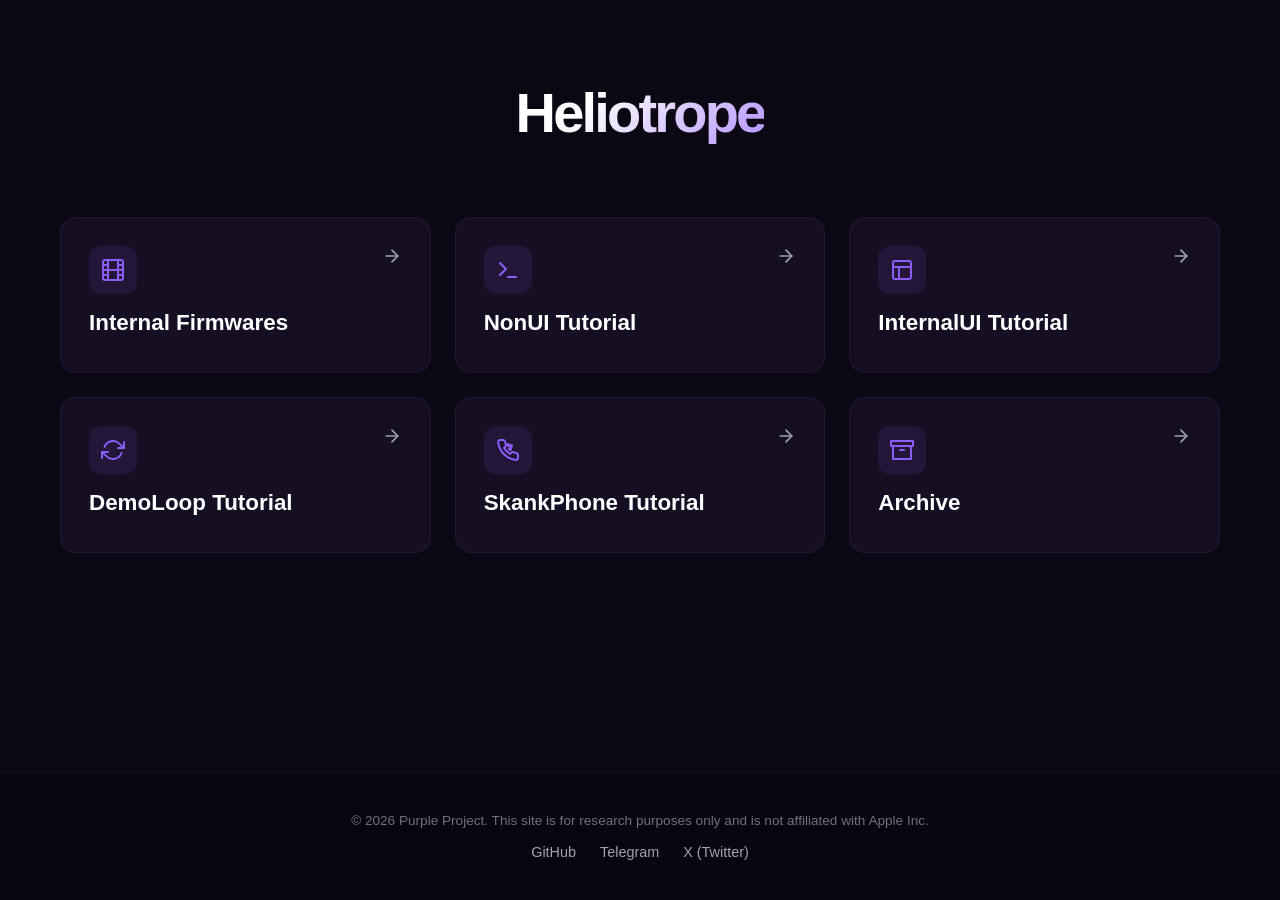
<file: new 237.html>
<!DOCTYPE html>
<html lang="en">
<head>
    <meta charset="UTF-8">
    <meta name="viewport" content="width=device-width, initial-scale=1.0">
    <title>Heliotrope - The Ultimate Apple Internal Hub</title>
    <style>
        :root {
            --bg-color: #0b0713;
            --card-bg: #160f24;
            --card-hover: #221636;
            --accent-purple: #8b5cf6;
            --text-main: #ffffff;
            --text-muted: #a78bfa;
            --text-desc: #9ca3af;
        }

        * {
            box-sizing: border-box;
            margin: 0;
            padding: 0;
            font-family: -apple-system, BlinkMacSystemFont, "Segoe UI", Roboto, Helvetica, Arial, sans-serif;
        }

        body {
            background-color: var(--bg-color);
            color: var(--text-main);
            min-height: 100vh;
            display: flex;
            flex-direction: column;
            align-items: center;
            overflow-x: hidden;
        }

        /* хиро секция */
        .hero {
            text-align: center;
            padding: 80px 20px 40px 20px;
            max-width: 800px;
        }

        .hero h1 {
            font-size: 3.5rem;
            font-weight: 800;
            letter-spacing: -0.05em;
            margin-bottom: 12px;
            background: linear-gradient(135deg, #ffffff 30%, #b493ff 100%);
            -webkit-background-clip: text;
            -webkit-text-fill-color: transparent;
        }

        .hero p {
            font-size: 1.25rem;
            color: var(--text-desc);
            font-weight: 400;
        }

        .container {
            width: 100%;
            max-width: 1200px;
            padding: 20px;
            margin-bottom: 60px;
        }

        .grid {
            display: grid;
            grid-template-columns: repeat(auto-fit, minmax(340px, 1fr));
            gap: 24px;
        }

        .card {
            background-color: var(--card-bg);
            border: 1px solid rgba(139, 92, 246, 0.1);
            border-radius: 16px;
            padding: 28px;
            display: flex;
            flex-direction: column;
            justify-content: space-between;
            position: relative;
            cursor: pointer;
            transition: all 0.4s cubic-bezier(0.16, 1, 0.3, 1);
            text-decoration: none;
            color: inherit;
        }

        .card:hover {
            transform: translateY(-6px);
            background-color: var(--card-hover);
            border-color: rgba(139, 92, 246, 0.4);
            box-shadow: 0 20px 40px rgba(11, 7, 19, 0.5), 0 0 30px rgba(139, 92, 246, 0.15);
        }

        .card-header {
            display: flex;
            align-items: flex-start;
            justify-content: space-between;
            margin-bottom: 16px;
        }

        .icon-wrapper {
            background: rgba(139, 92, 246, 0.1);
            padding: 12px;
            border-radius: 12px;
            display: flex;
            align-items: center;
            justify-content: center;
            color: var(--accent-purple);
            transition: background 0.3s ease;
        }

        .card:hover .icon-wrapper {
            background: rgba(139, 92, 246, 0.2);
        }

        .arrow-icon {
            color: var(--text-desc);
            transition: all 0.3s ease;
        }

        .card:hover .arrow-icon {
            color: var(--accent-purple);
            transform: translateX(4px);
        }

        .card-content h2 {
            font-size: 1.4rem;
            font-weight: 600;
            margin-bottom: 8px;
            color: var(--text-main);
        }

        .card-content p {
            font-size: 0.95rem;
            line-height: 1.5;
            color: var(--text-desc);
        }

        .section-title {
            font-size: 1.5rem;
            font-weight: 700;
            margin: 40px 0 20px 0;
            display: flex;
            align-items: center;
            gap: 10px;
            color: #ffffff;
            border-left: 4px solid var(--accent-purple);
            padding-left: 12px;
        }

        .stats-banner {
            display: flex;
            flex-wrap: wrap;
            gap: 20px;
            background: linear-gradient(90deg, #160f24 0%, #1e1336 100%);
            border: 1px solid rgba(139, 92, 246, 0.15);
            border-radius: 16px;
            padding: 30px;
            margin-top: 20px;
            justify-content: space-around;
            text-align: center;
        }

        .stat-item h3 {
            font-size: 2rem;
            color: var(--accent-purple);
            margin-bottom: 4px;
        }

        .stat-item p {
            font-size: 0.9rem;
            color: var(--text-desc);
            text-transform: uppercase;
            letter-spacing: 0.05em;
        }

        footer {
            margin-top: auto;
            width: 100%;
            padding: 40px 20px;
            text-align: center;
            border-top: 1px solid rgba(255, 255, 255, 0.05);
            background-color: #08050e;
        }

        .footer-text {
            font-size: 0.85rem;
            color: #6b7280;
            margin-bottom: 16px;
        }

        .footer-links {
            display: flex;
            justify-content: center;
            gap: 24px;
        }

        .footer-links a {
            color: var(--text-desc);
            text-decoration: none;
            font-size: 0.9rem;
            transition: color 0.2s ease;
        }

        .footer-links a:hover {
            color: var(--accent-purple);
        }

        @media (max-width: 600px) {
            .hero h1 {
                font-size: 2.5rem;
            }
            .grid {
                grid-template-columns: 1fr;
            }
        }
    </style>
</head>
<body>

    <div class="hero">
        <h1>Heliotrope</h1>
    </div>

    <div class="container">
        
        <div class="grid">
            
            <a href="#firmwares" class="card">
                <div class="card-header">
                    <div class="icon-wrapper">
                        <svg width="24" height="24" viewBox="0 0 24 24" fill="none" stroke="currentColor" stroke-width="2" stroke-linecap="round" stroke-linejoin="round"><rect x="2" y="2" width="20" height="20" rx="2.18" ry="2.18"></rect><line x1="7" y1="2" x2="7" y2="22"></line><line x1="17" y1="2" x2="17" y2="22"></line><line x1="2" y1="12" x2="22" y2="12"></line><line x1="2" y1="7" x2="7" y2="7"></line><line x1="2" y1="17" x2="7" y2="17"></line><line x1="17" y1="17" x2="22" y2="17"></line><line x1="17" y1="7" x2="22" y2="7"></line></svg>
                    </div>
                    <div class="arrow-icon">
                        <svg width="20" height="20" viewBox="0 0 24 24" fill="none" stroke="currentColor" stroke-width="2" stroke-linecap="round" stroke-linejoin="round"><line x1="5" y1="12" x2="19" y2="12"></line><polyline points="12 5 19 12 12 19"></polyline></svg>
                    </div>
                </div>
                <div class="card-content">
                    <h2>Internal Firmwares</h2>
                </div>
            </a>

            <a href="#nonui" class="card">
                <div class="card-header">
                    <div class="icon-wrapper">
                        <svg width="24" height="24" viewBox="0 0 24 24" fill="none" stroke="currentColor" stroke-width="2" stroke-linecap="round" stroke-linejoin="round"><polyline points="4 17 10 11 4 5"></polyline><line x1="12" y1="19" x2="20" y2="19"></line></svg>
                    </div>
                    <div class="arrow-icon">
                        <svg width="20" height="20" viewBox="0 0 24 24" fill="none" stroke="currentColor" stroke-width="2" stroke-linecap="round" stroke-linejoin="round"><line x1="5" y1="12" x2="19" y2="12"></line><polyline points="12 5 19 12 12 19"></polyline></svg>
                    </div>
                </div>
                <div class="card-content">
                    <h2>NonUI Tutorial</h2>
                </div>
            </a>

            <a href="#internalui" class="card">
                <div class="card-header">
                    <div class="icon-wrapper">
                        <svg width="24" height="24" viewBox="0 0 24 24" fill="none" stroke="currentColor" stroke-width="2" stroke-linecap="round" stroke-linejoin="round"><rect x="3" y="3" width="18" height="18" rx="2" ry="2"></rect><line x1="3" y1="9" x2="21" y2="9"></line><line x1="9" y1="21" x2="9" y2="9"></line></svg>
                    </div>
                    <div class="arrow-icon">
                        <svg width="20" height="20" viewBox="0 0 24 24" fill="none" stroke="currentColor" stroke-width="2" stroke-linecap="round" stroke-linejoin="round"><line x1="5" y1="12" x2="19" y2="12"></line><polyline points="12 5 19 12 12 19"></polyline></svg>
                    </div>
                </div>
                <div class="card-content">
                    <h2>InternalUI Tutorial</h2>
                </div>
            </a>

            <a href="#demoloop" class="card">
                <div class="card-header">
                    <div class="icon-wrapper">
                        <svg width="24" height="24" viewBox="0 0 24 24" fill="none" stroke="currentColor" stroke-width="2" stroke-linecap="round" stroke-linejoin="round"><polyline points="23 4 23 10 17 10"></polyline><polyline points="1 20 1 14 7 14"></polyline><path d="M3.51 9a9 9 0 0 1 14.85-3.36L23 10M1 14l4.64 4.36A9 9 0 0 0 20.49 15"></path></svg>
                    </div>
                    <div class="arrow-icon">
                        <svg width="20" height="20" viewBox="0 0 24 24" fill="none" stroke="currentColor" stroke-width="2" stroke-linecap="round" stroke-linejoin="round"><line x1="5" y1="12" x2="19" y2="12"></line><polyline points="12 5 19 12 12 19"></polyline></svg>
                    </div>
                </div>
                <div class="card-content">
                    <h2>DemoLoop Tutorial</h2>
                </div>
            </a>

            <a href="#skankphone" class="card">
                <div class="card-header">
                    <div class="icon-wrapper">
                        <svg width="24" height="24" viewBox="0 0 24 24" fill="none" stroke="currentColor" stroke-width="2" stroke-linecap="round" stroke-linejoin="round"><path d="M22 16.92v3a2 2 0 0 1-2.18 2 19.79 19.79 0 0 1-8.63-3.07 19.5 19.5 0 0 1-6-6 19.79 19.79 0 0 1-3.07-8.67A2 2 0 0 1 4.11 2h3a2 2 0 0 1 2 1.72 12.84 12.84 0 0 0 .7 2.81 2 2 0 0 1-.45 2.11L8.09 9.91a16 16 0 0 0 6 6l1.27-1.27a2 2 0 0 1 2.11-.45 12.84 12.84 0 0 0 2.81.7A2 2 0 0 1 22 16.92z"></path><circle cx="12" cy="7" r="1"></circle><circle cx="15" cy="8" r="1"></circle><circle cx="14" cy="11" r="1"></circle></svg>
                    </div>
                    <div class="arrow-icon">
                        <svg width="20" height="20" viewBox="0 0 24 24" fill="none" stroke="currentColor" stroke-width="2" stroke-linecap="round" stroke-linejoin="round"><line x1="5" y1="12" x2="19" y2="12"></line><polyline points="12 5 19 12 12 19"></polyline></svg>
                    </div>
                </div>
                <div class="card-content">
                    <h2>SkankPhone Tutorial</h2>
                </div>
            </a>

            <!-- Card 6: Archive -->
            <a href="#archive" class="card">
                <div class="card-header">
                    <div class="icon-wrapper">
                        <svg width="24" height="24" viewBox="0 0 24 24" fill="none" stroke="currentColor" stroke-width="2" stroke-linecap="round" stroke-linejoin="round"><polyline points="21 8 21 21 3 21 3 8"></polyline><rect x="1" y="3" width="22" height="5"></rect><line x1="10" y1="12" x2="14" y2="12"></line></svg>
                    </div>
                    <div class="arrow-icon">
                        <svg width="20" height="20" viewBox="0 0 24 24" fill="none" stroke="currentColor" stroke-width="2" stroke-linecap="round" stroke-linejoin="round"><line x1="5" y1="12" x2="19" y2="12"></line><polyline points="12 5 19 12 12 19"></polyline></svg>
                    </div>
                </div>
                <div class="card-content">
                    <h2>Archive</h2>
                </div>
            </a>

        </div>
    </div>

    <footer>
        <div class="footer-text">© 2026 Purple Project. This site is for research purposes only and is not affiliated with Apple Inc.</div>
        <div class="footer-links">
            <a href="#github">GitHub</a>
            <a href="#telegram">Telegram</a>
            <a href="#twitter">X (Twitter)</a>
        </div>
    </footer>

</body>
</html>
</file>
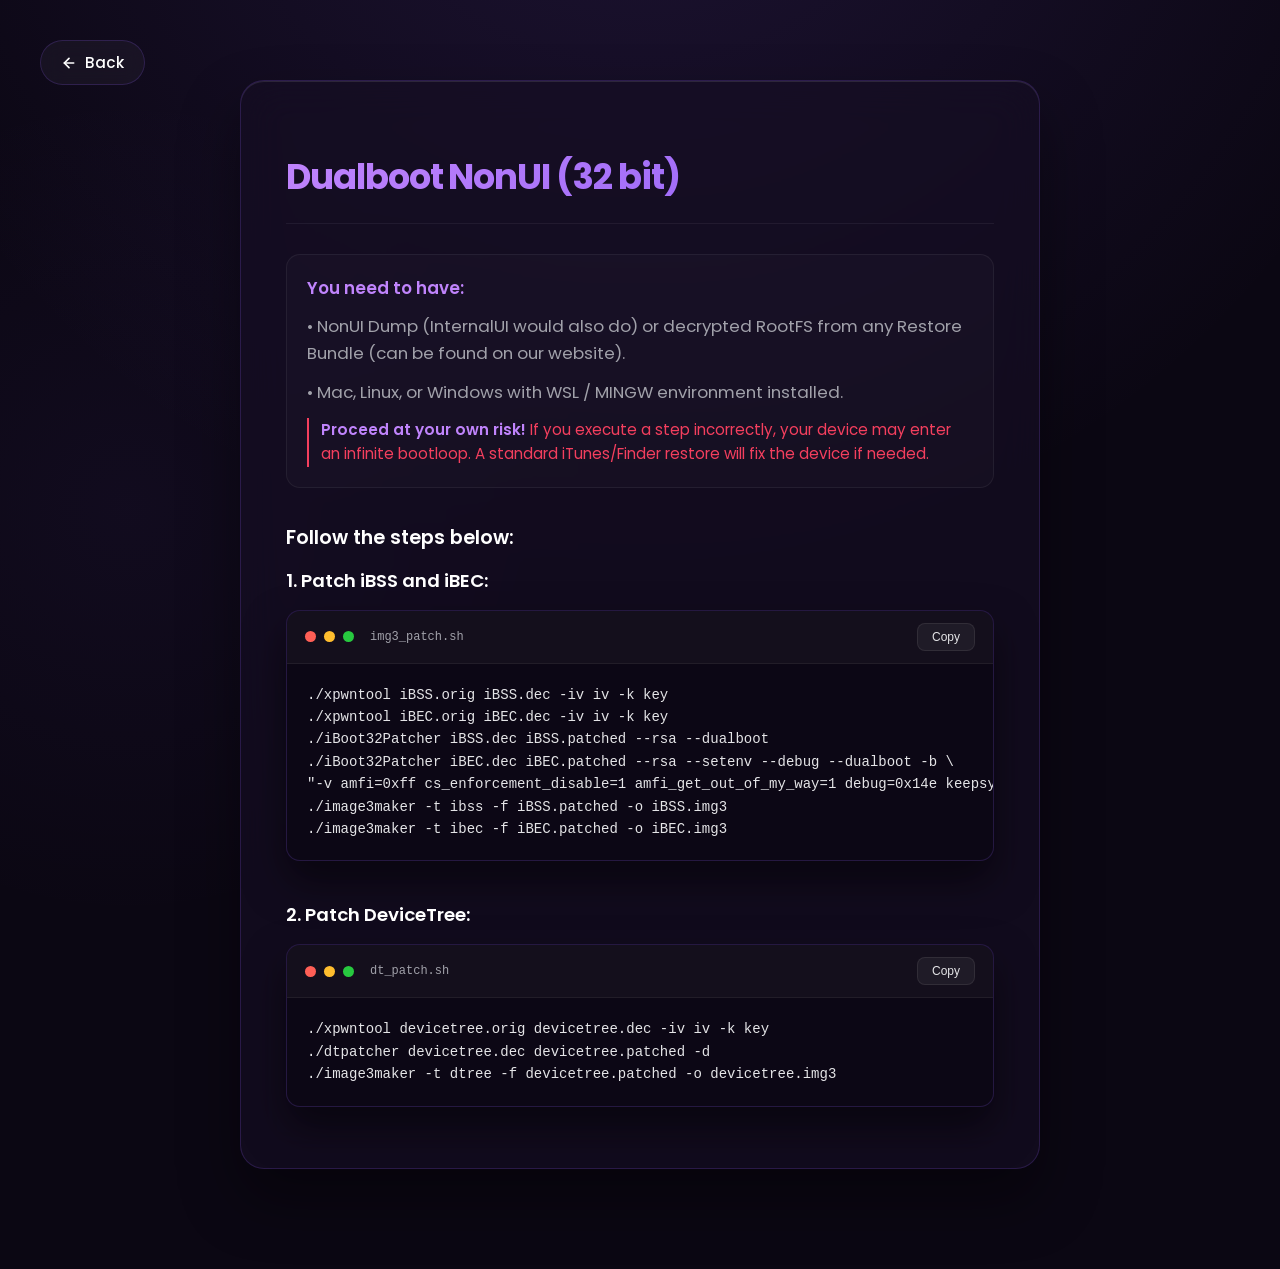
<file: Views/NonUI.html>
<!DOCTYPE html>
<html lang="en">
<head>
    <meta charset="UTF-8">
    <meta name="viewport" content="width=device-width, initial-scale=1.0">
    <title>Heliotrope | Dualboot NonUI Tutorial</title>
    <link href="https://fonts.googleapis.com/css2?family=Poppins:wght@300;400;500;600;700&display=swap" rel="stylesheet">
    <style>
        :root {
            --bg-color: #0b0713;
            --box-bg: rgba(22, 15, 36, 0.65);
            --accent-color: #8b5cf6;
            --accent-glow: rgba(139, 92, 246, 0.25);
            --border-color: rgba(139, 92, 246, 0.2);
            --border-hover: rgba(139, 92, 246, 0.5);
            --text-main: #ffffff;
            --text-muted: #a1a1aa;
            --text-dark: #e4e4e7;
            --terminal-bg: rgba(12, 8, 20, 0.85);
        }

        html, body {
            background-color: var(--bg-color) !important;
            color: var(--text-main);
            font-family: 'Poppins', sans-serif;
            min-height: 100vh;
            margin: 0;
            padding: 0;
            overflow-x: hidden;
            -webkit-font-smoothing: antialiased;
        }

        body {
            display: flex;
            flex-direction: column;
            align-items: center;
            padding: 40px 20px 100px 20px !important;
            box-sizing: border-box;
            background: radial-gradient(circle at 50% -20%, rgba(139, 92, 246, 0.15), transparent 50%),
                        radial-gradient(circle at 10% 40%, rgba(139, 92, 246, 0.05), transparent 30%) !important;
        }

        /* Кнопка назад в стиле Apple */
        .back-arrow {
            position: absolute;
            top: 40px;
            left: 40px;
            font-size: 0.95rem;
            color: var(--text-main);
            text-decoration: none;
            font-weight: 500;
            background: rgba(255, 255, 255, 0.04);
            border: 1px solid var(--border-color);
            padding: 10px 20px;
            border-radius: 30px;
            backdrop-filter: blur(10px);
            -webkit-backdrop-filter: blur(10px);
            display: inline-flex;
            align-items: center;
            gap: 8px;
            transition: all 0.3s cubic-bezier(0.16, 1, 0.3, 1);
            z-index: 9999;
        }

        .back-arrow:hover {
            background: var(--accent-color);
            border-color: var(--accent-color);
            box-shadow: 0 0 20px var(--accent-glow);
            transform: translateX(-2px);
        }

        /* Главный контейнер контента */
        .content-box {
            background: var(--box-bg) !important;
            padding: 45px;
            border-radius: 24px;
            border: 1px solid var(--border-color);
            box-shadow: 0 30px 60px rgba(0, 0, 0, 0.4), inset 0 1px 0 rgba(255, 255, 255, 0.1);
            backdrop-filter: blur(20px) !important;
            -webkit-backdrop-filter: blur(20px) !important;
            width: 100%;
            max-width: 800px;
            margin-top: 40px;
            box-sizing: border-box;
            opacity: 0;
            transform: translateY(20px);
            animation: fadeInUp 0.8s cubic-bezier(0.16, 1, 0.3, 1) forwards;
        }

        @keyframes fadeInUp {
            to {
                opacity: 1;
                transform: translateY(0);
            }
        }

        h1 {
            font-size: 2.2rem;
            font-weight: 700;
            letter-spacing: -0.03em;
            background: linear-gradient(135deg, #c084fc, #8b5cf6);
            -webkit-background-clip: text;
            -webkit-text-fill-color: transparent;
            margin-bottom: 30px;
            border-bottom: 1px solid rgba(255, 255, 255, 0.06);
            padding-bottom: 20px;
        }

        h3 {
            font-size: 1.2rem;
            font-weight: 600;
            color: var(--text-main);
            margin: 30px 0 15px 0;
            display: flex;
            align-items: center;
            gap: 8px;
        }

        p {
            color: var(--text-muted);
            font-size: 1.05rem;
            line-height: 1.6;
            margin-bottom: 20px;
        }

        .requirements-box {
            background: rgba(255, 255, 255, 0.02);
            border: 1px solid rgba(255, 255, 255, 0.06);
            border-radius: 14px;
            padding: 20px;
            margin-bottom: 35px;
        }

        .requirements-box p {
            margin: 0 0 12px 0;
        }
        .requirements-box p:last-child {
            margin-bottom: 0;
        }

        .warning-text {
            color: #f43f5e;
            font-size: 0.95rem;
            border-left: 2px solid #f43f5e;
            padding-left: 12px;
            margin-top: 15px;
        }

        ol.guide-list {
            list-style-type: none;
            padding: 0;
            margin: 0;
        }

        ol.guide-list > li {
            margin-bottom: 40px;
        }

        ol.guide-list > li:last-child {
            margin-bottom: 0;
        }

        .step-title {
            font-size: 1.15rem;
            font-weight: 600;
            color: var(--text-main);
            margin-bottom: 14px;
            display: block;
        }

        strong {
            font-weight: 600;
            color: #c084fc;
        }

        /* Премиальный macOS-стиль Терминала */
        .terminal-block { 
            background: var(--terminal-bg); 
            border: 1px solid var(--border-color); 
            border-radius: 14px; 
            margin: 16px 0; 
            box-shadow: 0 20px 40px rgba(0, 0, 0, 0.5); 
            overflow: hidden; 
            transition: border-color 0.3s ease;
        } 

        .terminal-block:hover {
            border-color: var(--border-hover);
        }

        .terminal-header { 
            background: rgba(255, 255, 255, 0.03); 
            padding: 12px 18px; 
            display: flex; 
            align-items: center; 
            justify-content: space-between;
            border-bottom: 1px solid rgba(255, 255, 255, 0.06); 
        } 

        .terminal-left-side {
            display: flex;
            align-items: center;
            gap: 16px;
        }

        .terminal-buttons { 
            display: flex; 
            gap: 8px; 
        } 

        .terminal-buttons span { 
            width: 11px; 
            height: 11px; 
            border-radius: 50%; 
            display: inline-block; 
        } 

        .btn-1 { background-color: #ff5f56; } 
        .btn-2 { background-color: #ffbd2e; } 
        .btn-3 { background-color: #27c93f; } 

        .terminal-title { 
            font-family: ui-monospace, SFMono-Regular, Menlo, Monaco, Consolas, monospace;
            font-size: 12px; 
            font-weight: 500; 
            color: var(--text-muted); 
        } 

        .copy-btn {
            background: rgba(255, 255, 255, 0.05);
            border: 1px solid rgba(255, 255, 255, 0.08);
            color: var(--text-dark);
            padding: 6px 14px;
            border-radius: 8px;
            font-size: 12px;
            font-weight: 500;
            cursor: pointer;
            transition: all 0.2s cubic-bezier(0.16, 1, 0.3, 1);
            outline: none;
        }

        .copy-btn:hover {
            background: var(--accent-color);
            color: #ffffff;
            border-color: var(--accent-color);
            box-shadow: 0 0 12px var(--accent-glow);
        }

        .terminal-block pre { 
            margin: 0; 
            padding: 20px; 
            overflow-x: auto;
            background: transparent; 
        }

        .terminal-block code { 
            font-family: "SF Mono", SFMono-Regular, ui-monospace, "JetBrains Mono", Consolas, monospace !important;
            color: #e4e4e7; 
            font-size: 14px; 
            line-height: 1.6; 
            font-weight: 400; 
            display: block; 
            white-space: pre; 
        }

        /* Стилизация скроллбара внутри терминала */
        .terminal-block pre::-webkit-scrollbar {
            height: 8px;
        }
        .terminal-block pre::-webkit-scrollbar-track {
            background: transparent;
        }
        .terminal-block pre::-webkit-scrollbar-thumb {
            background: rgba(255, 255, 255, 0.1);
            border-radius: 4px;
        }
        .terminal-block pre::-webkit-scrollbar-thumb:hover {
            background: rgba(255, 255, 255, 0.2);
        }

        /* Адаптивность под мобильные устройства */
        @media screen and (max-width: 1024px) {
            body {
                padding: 100px 16px 60px 16px !important; 
            }
            .back-arrow {
                top: 20px;
                left: 16px;
                padding: 8px 16px;
                font-size: 0.85rem;
            }
            .content-box {
                padding: 24px;
                margin-top: 10px;
            }
            h1 {
                font-size: 1.7rem;
                margin-bottom: 20px;
            }
            .terminal-block code {
                font-size: 13px;
            }
        }
    </style>
</head>
<body>

    <!-- Кнопка назад -->
    <a href="../index.html" class="back-arrow">
        <svg width="16" height="16" viewBox="0 0 24 24" fill="none" stroke="currentColor" stroke-width="2.5" stroke-linecap="round" stroke-linejoin="round"><line x1="19" y1="12" x2="5" y2="12"></line><polyline points="12 19 5 12 12 5"></polyline></svg>
        Back
    </a>
    
    <!-- Основной бокс -->
    <div class="content-box">
        <h1>Dualboot NonUI (32 bit)</h1>

        <div class="requirements-box">
            <p><strong>You need to have:</strong></p>
            <p>&bull; NonUI Dump (InternalUI would also do) or decrypted RootFS from any Restore Bundle (can be found on our website).</p>
            <p>&bull; Mac, Linux, or Windows with WSL / MINGW environment installed.</p>
            <p class="warning-text"><strong>Proceed at your own risk!</strong> If you execute a step incorrectly, your device may enter an infinite bootloop. A standard iTunes/Finder restore will fix the device if needed.</p>
        </div>

        <h3>Follow the steps below:</h3>
        
        <ol class="guide-list">
            <!-- Шаг 1 -->
            <li>
                <span class="step-title">1. Patch iBSS and iBEC:</span>
                <div class="terminal-block">
                    <div class="terminal-header">
                        <div class="terminal-left-side">
                            <div class="terminal-buttons">
                                <span class="btn-1"></span>
                                <span class="btn-2"></span>
                                <span class="btn-3"></span>
                            </div>
                            <div class="terminal-title">img3_patch.sh</div>
                        </div>
                        <button class="copy-btn" onclick="copyCode(this)">Copy</button>
                    </div>
                    <pre><code>./xpwntool iBSS.orig iBSS.dec -iv iv -k key
./xpwntool iBEC.orig iBEC.dec -iv iv -k key
./iBoot32Patcher iBSS.dec iBSS.patched --rsa --dualboot
./iBoot32Patcher iBEC.dec iBEC.patched --rsa --setenv --debug --dualboot -b \
"-v amfi=0xff cs_enforcement_disable=1 amfi_get_out_of_my_way=1 debug=0x14e keepsyms=1 rd=disk0s1s3"
./image3maker -t ibss -f iBSS.patched -o iBSS.img3
./image3maker -t ibec -f iBEC.patched -o iBEC.img3</code></pre>
                </div>
            </li>

            <!-- Шаг 2 -->
            <li>
                <span class="step-title">2. Patch DeviceTree:</span>
                <div class="terminal-block">
                    <div class="terminal-header">
                        <div class="terminal-left-side">
                            <div class="terminal-buttons">
                                <span class="btn-1"></span>
                                <span class="btn-2"></span>
                                <span class="btn-3"></span>
                            </div>
                            <div class="terminal-title">dt_patch.sh</div>
                        </div>
                        <button class="copy-btn" onclick="copyCode(this)">Copy</button>
                    </div>
                    <pre><code>./xpwntool devicetree.orig devicetree.dec -iv iv -k key
./dtpatcher devicetree.dec devicetree.patched -d
./image3maker -t dtree -f devicetree.patched -o devicetree.img3</code></pre>
                </div>
            </li>
        </ol>
    </div>

    <!-- Простой скрипт для работы кнопки Copy -->
    <script>
        function copyCode(button) {
            const pre = button.parentElement.nextElementSibling;
            const code = pre.querySelector('code').innerText;
            
            // Стабильный метод копирования
            const textarea = document.createElement('textarea');
            textarea.value = code;
            document.body.appendChild(textarea);
            textarea.select();
            document.execCommand('copy');
            document.body.removeChild(textarea);
            
            // Изменение состояния кнопки
            const originalText = button.innerText;
            button.innerText = 'Copied!';
            button.style.background = '#27c93f';
            button.style.borderColor = '#27c93f';
            
            setTimeout(() => {
                button.innerText = originalText;
                button.style.background = '';
                button.style.borderColor = '';
            }, 2000);
        }
    </script>
</body>
</html>
</file>
